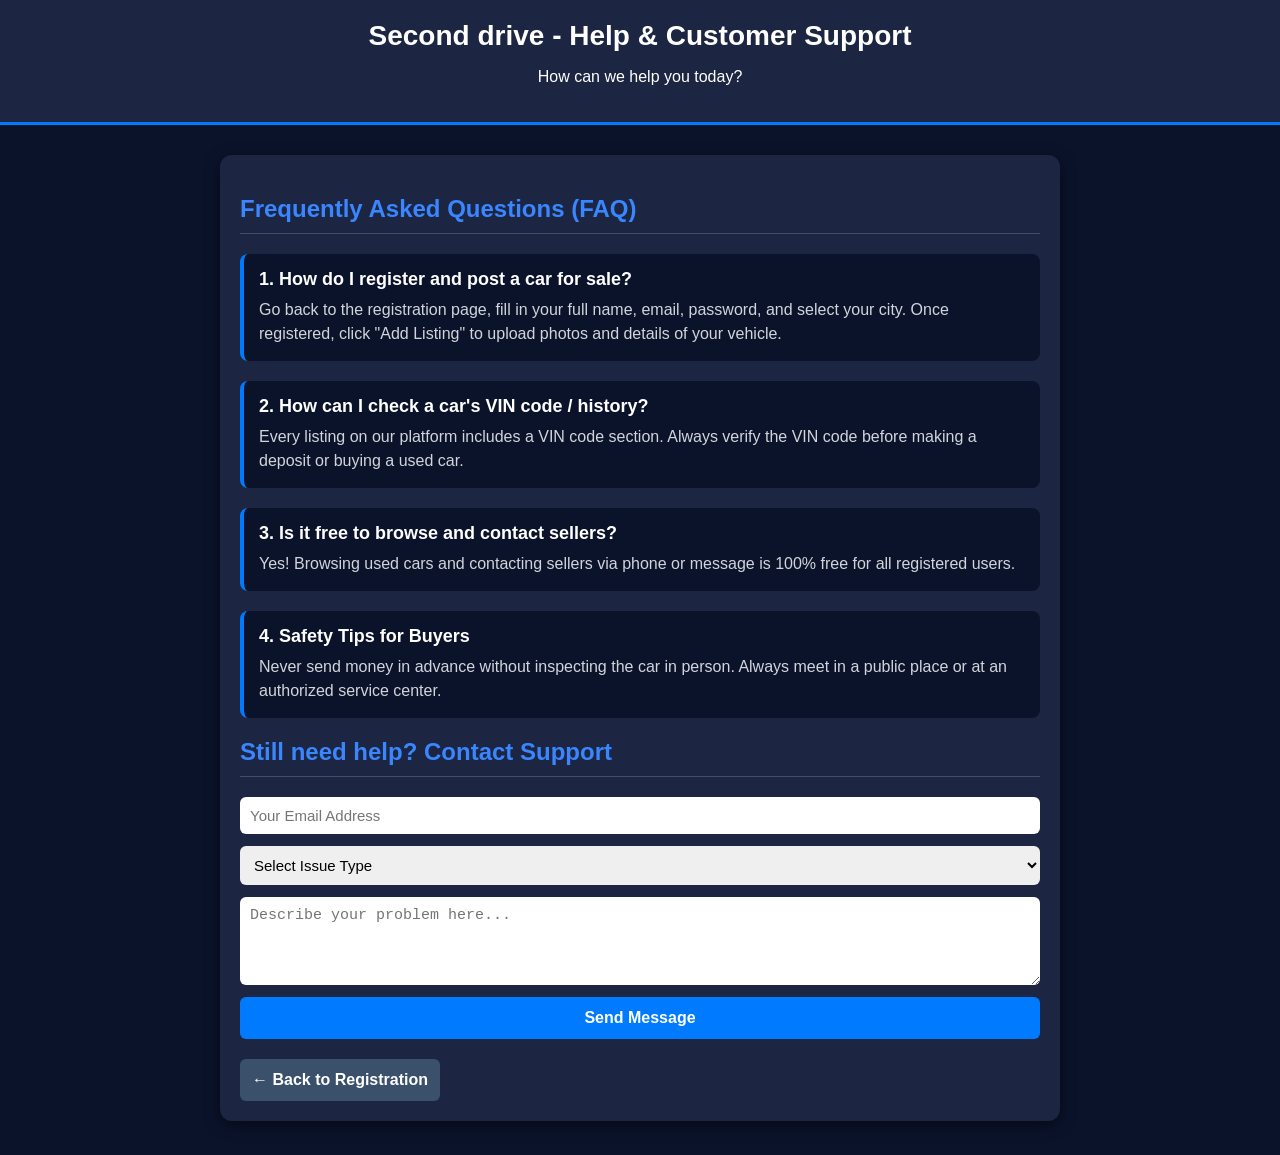
<file: help.html>
<!DOCTYPE html>
<html lang="en">
<head>
    <meta charset="UTF-8">
    <meta name="viewport" content="width=device-width, initial-scale=1.0">
    <title>Help & Support - AutoMarket</title>
    <style>
        body {
            font-family: 'Segoe UI', Tahoma, Geneva, Verdana, sans-serif;
            background-color: #0b132b; 
            color: #ffffff;
            margin: 0;
            padding: 0;
        }
        .header {
            background-color: #1c2541;
            padding: 20px;
            text-align: center;
            border-bottom: 3px solid #007bff;
        }
        .header h1 {
            margin: 0;
            font-size: 28px;
        }
        .container {
            max-width: 800px;
            margin: 30px auto;
            padding: 20px;
            background-color: #1c2541;
            border-radius: 12px;
            box-shadow: 0 4px 15px rgba(0, 0, 0, 0.5);
        }
        h2 {
            color: #3a86ff;
            border-bottom: 1px solid #3a506b;
            padding-bottom: 10px;
        }
        .faq-item {
            margin-bottom: 20px;
            background-color: #0b132b;
            padding: 15px;
            border-radius: 8px;
            border-left: 4px solid #007bff;
        }
        .faq-item h3 {
            margin: 0 0 8px 0;
            font-size: 18px;
            color: #ffffff;
        }
        .faq-item p {
            margin: 0;
            color: #d1d5db;
            line-height: 1.5;
        }
        .contact-form {
            display: flex;
            flex-direction: column;
            gap: 12px;
            margin-top: 15px;
        }
        .contact-form input, .contact-form textarea, .contact-form select {
            padding: 10px;
            border-radius: 6px;
            border: none;
            font-size: 15px;
        }
        .btn {
            background-color: #007bff;
            color: white;
            padding: 12px;
            border: none;
            border-radius: 6px;
            font-size: 16px;
            cursor: pointer;
            font-weight: bold;
            text-align: center;
            text-decoration: none;
            display: inline-block;
        }
        .btn:hover {
            background-color: #0056b3;
        }
        .back-btn {
            background-color: #3a506b;
            margin-top: 20px;
        }
        .back-btn:hover {
            background-color:#2f22a3;
            color: #ffffff;
        }
    </style>
</head>
<body>

    <div class="header">
        <h1>Second drive - Help & Customer Support</h1>
        <p>How can we help you today?</p>
    </div>

    <div class="container">
        <h2>Frequently Asked Questions (FAQ)</h2>

        <div class="faq-item">
            <h3>1. How do I register and post a car for sale?</h3>
            <p>Go back to the registration page, fill in your full name, email, password, and select your city. Once registered, click "Add Listing" to upload photos and details of your vehicle.</p>
        </div>

        <div class="faq-item">
            <h3>2. How can I check a car's VIN code / history?</h3>
            <p>Every listing on our platform includes a VIN code section. Always verify the VIN code before making a deposit or buying a used car.</p>
        </div>

        <div class="faq-item">
            <h3>3. Is it free to browse and contact sellers?</h3>
            <p>Yes! Browsing used cars and contacting sellers via phone or message is 100% free for all registered users.</p>
        </div>

        <div class="faq-item">
            <h3>4. Safety Tips for Buyers</h3>
            <p>Never send money in advance without inspecting the car in person. Always meet in a public place or at an authorized service center.</p>
        </div>

        <h2>Still need help? Contact Support</h2>
        <form class="contact-form" onsubmit="alert('Your message has been sent to our support team!'); return false;">
            <input type="email" placeholder="Your Email Address" required>
            <select required>
                <option value="">Select Issue Type</option>
                <option value="registration">Registration / Login Problem</option>
                <option value="listing">Car Listing Issue</option>
                <option value="scam">Report a Suspicious Seller</option>
                <option value="other">Other</option>
            </select>
            <textarea rows="4" placeholder="Describe your problem here..." required></textarea>
            <button type="submit" class="btn">Send Message</button>
        </form>

        <a href="html2.html" class="btn back-btn">← Back to Registration</a>
    </div>

</body>
</html>
</file>
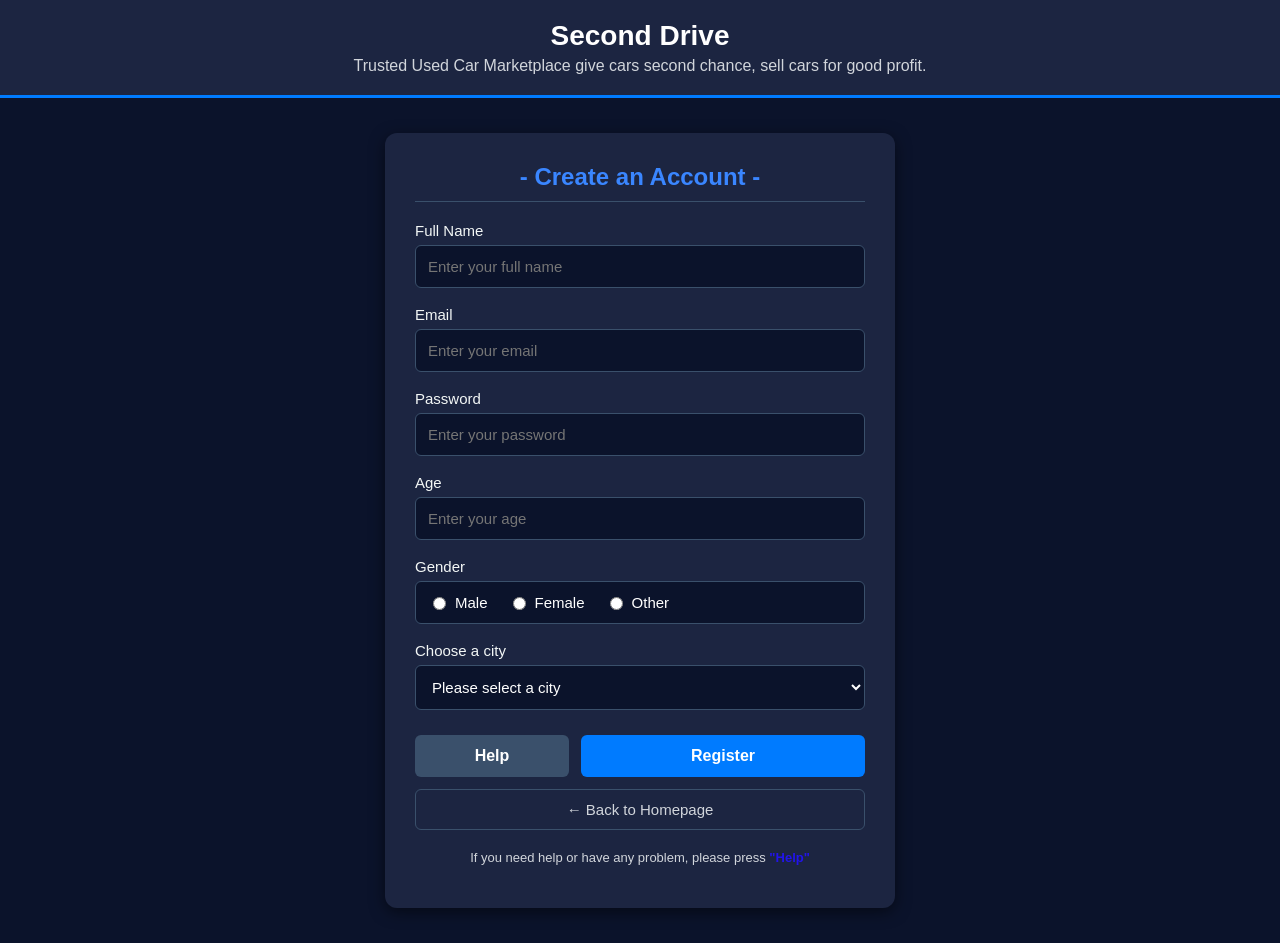
<file: html2.html>
<!DOCTYPE html>
<html lang="en">
<head>
    <meta charset="UTF-8">
    <meta name="viewport" content="width=device-width, initial-scale=1.0">
    <title>Register - Second Drive</title>
    <style>
        body {
            font-family: 'Segoe UI', Tahoma, Geneva, Verdana, sans-serif;
            background-color: #0b132b;
            color: #ffffff;
            margin: 0;
            padding: 0;
            display: flex;
            flex-direction: column;
            min-height: 100vh;
        }
        .header {
            background-color: #1c2541;
            padding: 20px;
            text-align: center;
            border-bottom: 3px solid #007bff;
        }
        .header h1 {
            margin: 0;
            font-size: 28px;
        }
        .header p {
            margin: 5px 0 0 0;
            color: #d1d5db;
        }
        .container {
            max-width: 450px;
            width: 90%;
            margin: 35px auto;
            padding: 30px;
            background-color: #1c2541;
            border-radius: 12px;
            box-shadow: 0 4px 15px rgba(0, 0, 0, 0.5);
        }
        h2 {
            color: #3a86ff;
            border-bottom: 1px solid #3a506b;
            padding-bottom: 10px;
            margin-top: 0;
            text-align: center;
        }
        .form-group {
            margin-bottom: 18px;
        }
        .form-group label {
            display: block;
            margin-bottom: 6px;
            color: #f3f7f6;
            font-weight: 500;
            font-size: 15px;
        }
        .form-group input[type="text"],
        .form-group input[type="email"],
        .form-group input[type="password"],
        .form-group input[type="number"],
        .form-group select {
            width: 100%;
            padding: 12px;
            border-radius: 6px;
            border: 1px solid #3a506b;
            background-color: #0b132b;
            color: #ffffff;
            font-size: 15px;
            box-sizing: border-box;
        }
        .form-group input:focus,
        .form-group select:focus {
            outline: none;
            border-color: #007bff;
        }
        .radio-group {
            display: flex;
            gap: 20px;
            background-color: #0b132b;
            padding: 12px;
            border-radius: 6px;
            border: 1px solid #3a506b;
        }
        .radio-group label {
            color: #ffffff;
            margin: 0;
            cursor: pointer;
            display: flex;
            align-items: center;
            gap: 6px;
        }
        .actions {
            display: flex;
            align-items: center;
            justify-content: space-between;
            margin-top: 25px;
            gap: 12px;
        }
        .btn-register {
            flex: 2;
            background-color: #007bff;
            color: white;
            padding: 12px;
            border: none;
            border-radius: 6px;
            font-size: 16px;
            cursor: pointer;
            font-weight: bold;
            transition: background 0.3s;
        }
        .btn-register:hover {
            background-color: #0056b3;
        }
        .btn-help {
            flex: 1;
            background-color: #3a506b;
            color: #ffffff;
            padding: 12px;
            border-radius: 6px;
            font-size: 16px;
            text-align: center;
            text-decoration: none;
            font-weight: bold;
            transition: all 0.3s;
        }
        .btn-help:hover {
            background-color: #2b3a3a;
            color: #ffffff;
        }
        .btn-home {
            display: block;
            width: 100%;
            box-sizing: border-box;
            margin-top: 12px;
            background-color: transparent;
            color: #d1d5db;
            border: 1px solid #3a506b;
            padding: 11px;
            border-radius: 6px;
            font-size: 15px;
            text-align: center;
            text-decoration: none;
            font-weight: 500;
            transition: all 0.3s;
        }
        .btn-home:hover {
            background-color: #0b132b;
            color: #ffffff;
            border-color: #ffffff;
        }
        .help-note {
            text-align: center;
            margin-top: 20px;
            font-size: 13px;
            color: #d1d5db;
        }
        .help-note a {
            color: #2214e9;
            text-decoration: none;
            font-weight: bold;
        }
        .help-note a:hover {
            text-decoration: underline;
        }
    </style>
</head>
<body>

    <div class="header">
        <h1> Second Drive</h1>
        <p>Trusted Used Car Marketplace give cars second chance, sell cars for good profit.</p>
    </div>

    <div class="container">
        <h2>- Create an Account -</h2>
        
     <form action="html3.html">
            <div class="form-group">
                <label for="fullname">Full Name</label>
                <input type="text" id="fullname" placeholder="Enter your full name" required>
            </div>

            <div class="form-group">
                <label for="email">Email</label>
                <input type="email" id="email" placeholder="Enter your email" required>
            </div>

            <div class="form-group">
                <label for="password">Password</label>
                <input type="password" id="password" placeholder="Enter your password" required>
            </div>

            <div class="form-group">
                <label for="age">Age</label>
                <input type="number" id="age" placeholder="Enter your age" min="18" max="100" required>
            </div>

            <div class="form-group">
                <label>Gender</label>
                <div class="radio-group">
                    <label><input type="radio" name="gender" value="male" required> Male</label>
                    <label><input type="radio" name="gender" value="female"> Female</label>
                    <label><input type="radio" name="gender" value="other"> Other</label>
                </div>
            </div>

            <div class="form-group">
                <label for="city">Choose a city</label>
                <select id="city" required>
                    <option value="">Please select a city</option>
                    <option value="tbilisi">Tbilisi</option>
                    <option value="batumi">Batumi</option>
                    <option value="kutaisi">Kutaisi</option>
                    <option value="rustavi">Rustavi</option>
                    <option value="gori">Gori</option>
                </select>
            </div>

            <div class="actions">
                <a href="help.html" class="btn-help">Help</a>

             <button type="submit" class="btn-register">Register</button>
            </div>

            <a href="index.html" class="btn-home">← Back to Homepage</a>

            <p class="help-note">
                If you need help or have any problem, please press <a href="help.html">"Help"</a>
            </p>
        </form>
    </div>

</body>
</html>
</file>
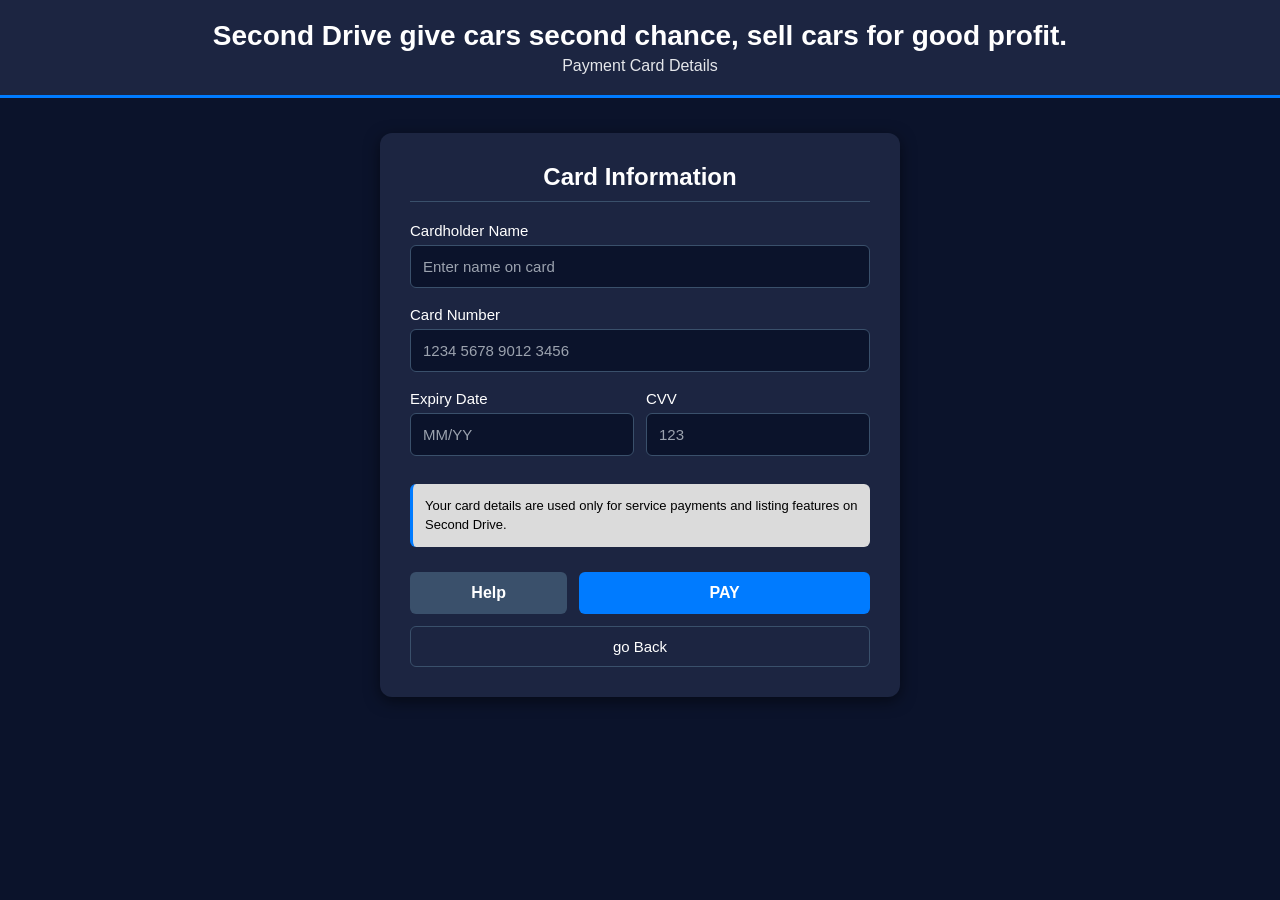
<file: html3.html>
<!DOCTYPE html>
<html lang="en">
<head>
    <meta charset="UTF-8">
    <meta name="viewport" content="width=device-width, initial-scale=1.0">
    <title>Card Information - Second Drive give cars second chance, sell cars for good profit.</title>
    <style>
        body {
            font-family: 'Segoe UI', Tahoma, Geneva, Verdana, sans-serif;
            background-color: #0b132b;
            color: #ffffff;
            margin: 0;
            padding: 0;
            display: flex;
            flex-direction: column;
            min-height: 100vh;
        }
        .header {
            background-color: #1c2541;
            padding: 20px;
            text-align: center;
            border-bottom: 3px solid #007bff;
        }
        .header h1 {
            margin: 0;
            font-size: 28px;
            color: #ffffff;
        }
        .header p {
            margin: 5px 0 0 0;
            color: #e5e7eb;
        }
        .container {
            max-width: 460px;
            width: 90%;
            margin: 35px auto;
            padding: 30px;
            background-color: #1c2541;
            border-radius: 12px;
            box-shadow: 0 4px 15px rgba(0, 0, 0, 0.5);
        }
        h2 {
            color: #ffffff;
            border-bottom: 1px solid #3a506b;
            padding-bottom: 10px;
            margin-top: 0;
            text-align: center;
        }
        .form-group {
            margin-bottom: 18px;
        }
        .form-group label {
            display: block;
            margin-bottom: 6px;
            color: #ffffff;
            font-weight: 500;
            font-size: 15px;
        }
        .form-group input[type="text"],
        .form-group input[type="password"] {
            width: 100%;
            padding: 12px;
            border-radius: 6px;
            border: 1px solid #3a506b;
            background-color: #0b132b;
            color: #ffffff;
            font-size: 15px;
            box-sizing: border-box;
        }
        .form-group input::placeholder {
            color: #9ca3af;
        }
        .form-group input:focus {
            outline: none;
            border-color: #007bff;
        }
        .row-2 {
            display: flex;
            gap: 12px;
        }
        .row-2 .form-group {
            flex: 1;
        }
        .info-note {
            background-color: #dbdbdb;
            border-left: 3px solid #007bff;
            padding: 12px;
            border-radius: 6px;
            font-size: 13px;
            color: #000000;
            line-height: 1.5;
            margin-top: 10px;
        }
        
        .actions {
            display: flex;
            align-items: center;
            justify-content: space-between;
            margin-top: 25px;
            gap: 12px;
        }
        .btn-save {
            flex: 2;
            background-color: #007bff;
            color: #ffffff;
            padding: 12px;
            border: none;
            border-radius: 6px;
            font-size: 16px;
            cursor: pointer;
            font-weight: bold;
            transition: background 0.3s;
        }
        .btn-save:hover {
            background-color: #0056b3;
        }
        .btn-help {
            flex: 1;
            background-color: #3a506b;
            color: #ffffff;
            padding: 12px;
            border-radius: 6px;
            font-size: 16px;
            text-align: center;
            text-decoration: none;
            font-weight: bold;
            transition: all 0.3s;
        }
        .btn-help:hover {
            background-color: #4b6584;
        }
        .btn-home {
            display: block;
            width: 100%;
            box-sizing: border-box;
            margin-top: 12px;
            background-color: transparent;
            color: #ffffff;
            border: 1px solid #3a506b;
            padding: 11px;
            border-radius: 6px;
            font-size: 15px;
            text-align: center;
            text-decoration: none;
            font-weight: 500;
            transition: all 0.3s;
        }
        .btn-home:hover {
            background-color: #0b132b;
            border-color: #007bff;
        }
    </style>
</head>
<body>

    <div class="header">
        <h1>Second Drive give cars second chance, sell cars for good profit.</h1>
        <p>Payment Card Details</p>
    </div>

    <div class="container">
        <h2>Card Information</h2>

        <form action="home.html">
            <div class="form-group">
                <label for="cardholder">Cardholder Name</label>
                <input type="text" id="cardholder" placeholder="Enter name on card" required>
            </div>

            <div class="form-group">
                <label for="cardnumber">Card Number</label>
                <input type="text" id="cardnumber" placeholder="1234 5678 9012 3456" minlenght="19" maxlength="19" required>
            </div>

            <div class="row-2">
                <div class="form-group">
                    <label for="expiry">Expiry Date</label>
                    <input type="text" id="expiry" placeholder="MM/YY" maxlength="5" required>
                </div>

                <div class="form-group">
                    <label for="cvv">CVV</label>
                    <input type="password" id="cvv" placeholder="123" maxlength="3" required>
                </div>
            </div>

            <div class="info-note">
                Your card details are used only for service payments and listing features on Second Drive.
            </div>

            <div class="actions">
                <a href="help.html" class="btn-help">Help</a>
                <button type="submit" class="btn-save">PAY</button>
            </div>

            <a href="html2.html" class="btn-home">go Back </a>
        </form>
    </div>

</body>
</html>
</file>
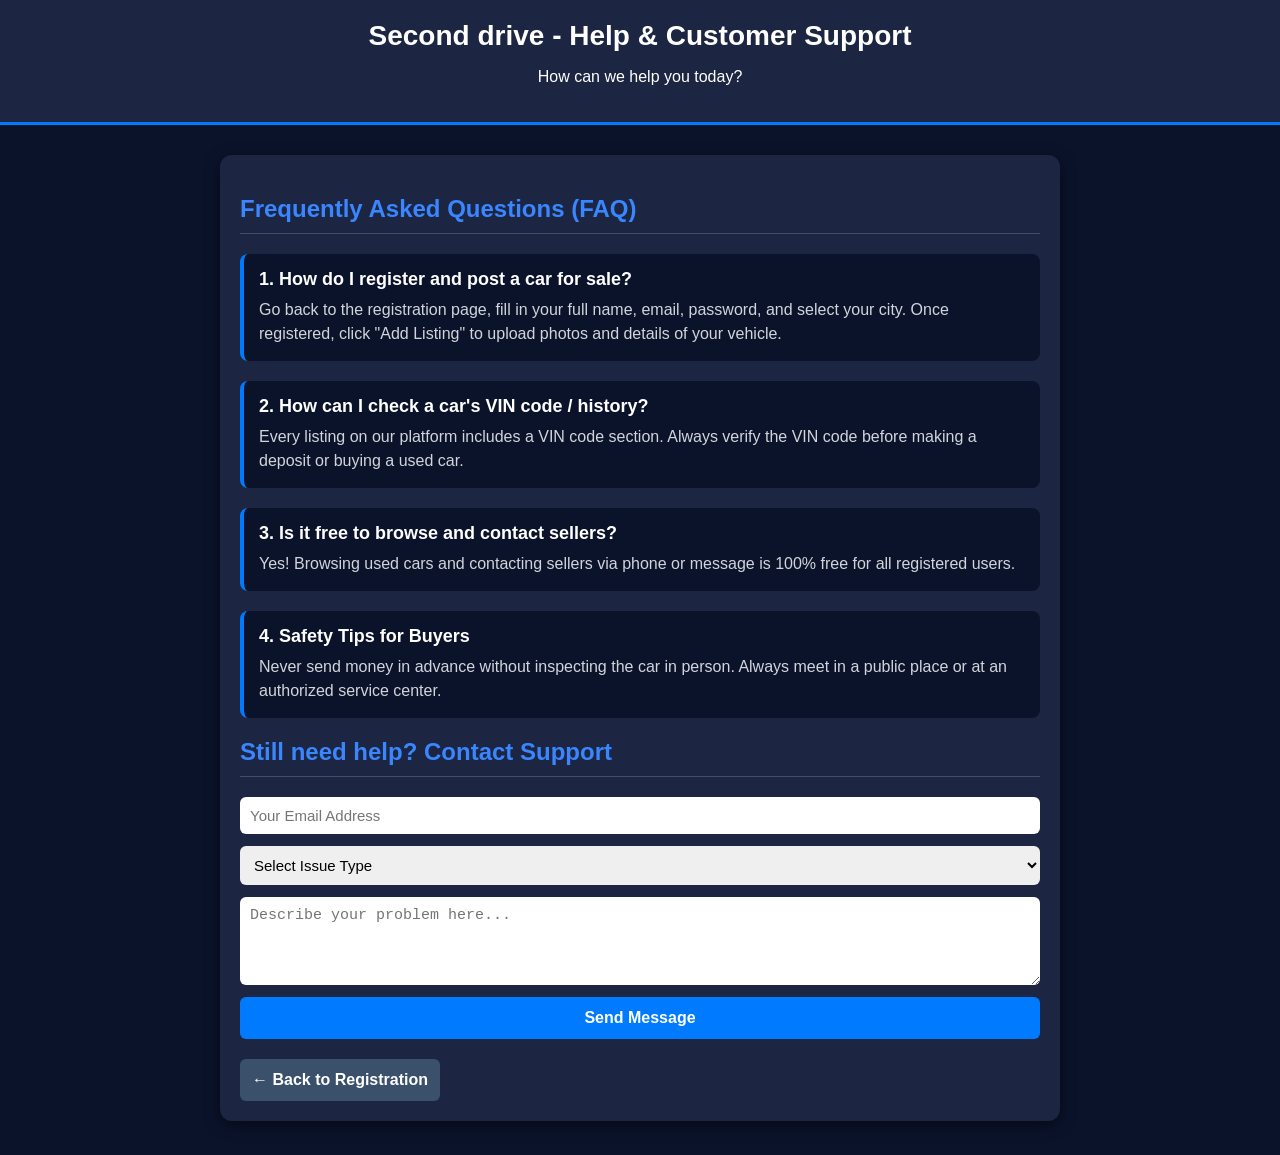
<file: html4.html>
<!DOCTYPE html>
<html lang="en">
<head>
    <meta charset="UTF-8">
    <meta name="viewport" content="width=device-width, initial-scale=1.0">
    <title>Help & Support - AutoMarket</title>
    <style>
        body {
            font-family: 'Segoe UI', Tahoma, Geneva, Verdana, sans-serif;
            background-color: #0b132b; 
            color: #ffffff;
            margin: 0;
            padding: 0;
        }
        .header {
            background-color: #1c2541;
            padding: 20px;
            text-align: center;
            border-bottom: 3px solid #007bff;
        }
        .header h1 {
            margin: 0;
            font-size: 28px;
        }
        .container {
            max-width: 800px;
            margin: 30px auto;
            padding: 20px;
            background-color: #1c2541;
            border-radius: 12px;
            box-shadow: 0 4px 15px rgba(0, 0, 0, 0.5);
        }
        h2 {
            color: #3a86ff;
            border-bottom: 1px solid #3a506b;
            padding-bottom: 10px;
        }
        .faq-item {
            margin-bottom: 20px;
            background-color: #0b132b;
            padding: 15px;
            border-radius: 8px;
            border-left: 4px solid #007bff;
        }
        .faq-item h3 {
            margin: 0 0 8px 0;
            font-size: 18px;
            color: #ffffff;
        }
        .faq-item p {
            margin: 0;
            color: #d1d5db;
            line-height: 1.5;
        }
        .contact-form {
            display: flex;
            flex-direction: column;
            gap: 12px;
            margin-top: 15px;
        }
        .contact-form input, .contact-form textarea, .contact-form select {
            padding: 10px;
            border-radius: 6px;
            border: none;
            font-size: 15px;
        }
        .btn {
            background-color: #007bff;
            color: white;
            padding: 12px;
            border: none;
            border-radius: 6px;
            font-size: 16px;
            cursor: pointer;
            font-weight: bold;
            text-align: center;
            text-decoration: none;
            display: inline-block;
        }
        .btn:hover {
            background-color: #0056b3;
        }
        .back-btn {
            background-color: #3a506b;
            margin-top: 20px;
        }
        .back-btn:hover {
            background-color:#2f22a3;
            color: #ffffff;
        }
    </style>
</head>
<body>

    <div class="header">
        <h1>Second drive - Help & Customer Support</h1>
        <p>How can we help you today?</p>
    </div>

    <div class="container">
        <h2>Frequently Asked Questions (FAQ)</h2>

        <div class="faq-item">
            <h3>1. How do I register and post a car for sale?</h3>
            <p>Go back to the registration page, fill in your full name, email, password, and select your city. Once registered, click "Add Listing" to upload photos and details of your vehicle.</p>
        </div>

        <div class="faq-item">
            <h3>2. How can I check a car's VIN code / history?</h3>
            <p>Every listing on our platform includes a VIN code section. Always verify the VIN code before making a deposit or buying a used car.</p>
        </div>

        <div class="faq-item">
            <h3>3. Is it free to browse and contact sellers?</h3>
            <p>Yes! Browsing used cars and contacting sellers via phone or message is 100% free for all registered users.</p>
        </div>

        <div class="faq-item">
            <h3>4. Safety Tips for Buyers</h3>
            <p>Never send money in advance without inspecting the car in person. Always meet in a public place or at an authorized service center.</p>
        </div>

        <h2>Still need help? Contact Support</h2>
        <form class="contact-form" onsubmit="alert('Your message has been sent to our support team!'); return false;">
            <input type="email" placeholder="Your Email Address" required>
            <select required>
                <option value="">Select Issue Type</option>
                <option value="registration">Registration / Login Problem</option>
                <option value="listing">Car Listing Issue</option>
                <option value="scam">Report a Suspicious Seller</option>
                <option value="other">Other</option>
            </select>
            <textarea rows="4" placeholder="Describe your problem here..." required></textarea>
            <button type="submit" class="btn">Send Message</button>
        </form>

        <a href="html3.html" class="btn back-btn">← Back to Registration</a>
    </div>

</body>
</html>
</file>
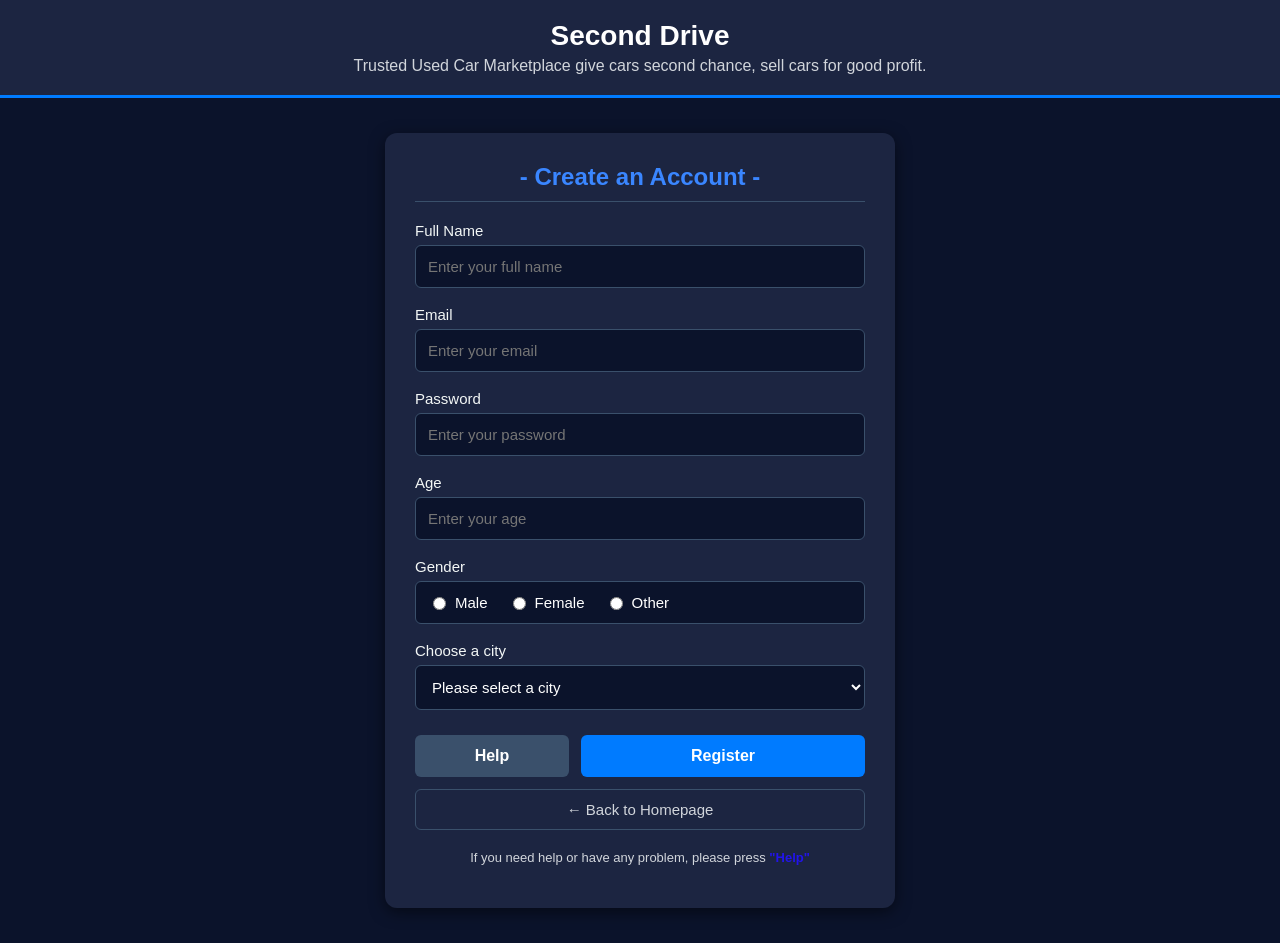
<file: html7.html>
<!DOCTYPE html>
<html lang="en">
<head>
    <meta charset="UTF-8">
    <meta name="viewport" content="width=device-width, initial-scale=1.0">
    <title>Register - Second Drive</title>
    <style>
        body {
            font-family: 'Segoe UI', Tahoma, Geneva, Verdana, sans-serif;
            background-color: #0b132b;
            color: #ffffff;
            margin: 0;
            padding: 0;
            display: flex;
            flex-direction: column;
            min-height: 100vh;
        }
        .header {
            background-color: #1c2541;
            padding: 20px;
            text-align: center;
            border-bottom: 3px solid #007bff;
        }
        .header h1 {
            margin: 0;
            font-size: 28px;
        }
        .header p {
            margin: 5px 0 0 0;
            color: #d1d5db;
        }
        .container {
            max-width: 450px;
            width: 90%;
            margin: 35px auto;
            padding: 30px;
            background-color: #1c2541;
            border-radius: 12px;
            box-shadow: 0 4px 15px rgba(0, 0, 0, 0.5);
        }
        h2 {
            color: #3a86ff;
            border-bottom: 1px solid #3a506b;
            padding-bottom: 10px;
            margin-top: 0;
            text-align: center;
        }
        .form-group {
            margin-bottom: 18px;
        }
        .form-group label {
            display: block;
            margin-bottom: 6px;
            color: #f3f7f6;
            font-weight: 500;
            font-size: 15px;
        }
        .form-group input[type="text"],
        .form-group input[type="email"],
        .form-group input[type="password"],
        .form-group input[type="number"],
        .form-group select {
            width: 100%;
            padding: 12px;
            border-radius: 6px;
            border: 1px solid #3a506b;
            background-color: #0b132b;
            color: #ffffff;
            font-size: 15px;
            box-sizing: border-box;
        }
        .form-group input:focus,
        .form-group select:focus {
            outline: none;
            border-color: #007bff;
        }
        .radio-group {
            display: flex;
            gap: 20px;
            background-color: #0b132b;
            padding: 12px;
            border-radius: 6px;
            border: 1px solid #3a506b;
        }
        .radio-group label {
            color: #ffffff;
            margin: 0;
            cursor: pointer;
            display: flex;
            align-items: center;
            gap: 6px;
        }
        .actions {
            display: flex;
            align-items: center;
            justify-content: space-between;
            margin-top: 25px;
            gap: 12px;
        }
        .btn-register {
            flex: 2;
            background-color: #007bff;
            color: white;
            padding: 12px;
            border: none;
            border-radius: 6px;
            font-size: 16px;
            cursor: pointer;
            font-weight: bold;
            transition: background 0.3s;
        }
        .btn-register:hover {
            background-color: #0056b3;
        }
        .btn-help {
            flex: 1;
            background-color: #3a506b;
            color: #ffffff;
            padding: 12px;
            border-radius: 6px;
            font-size: 16px;
            text-align: center;
            text-decoration: none;
            font-weight: bold;
            transition: all 0.3s;
        }
        .btn-help:hover {
            background-color: #2b3a3a;
            color: #ffffff;
        }
        .btn-home {
            display: block;
            width: 100%;
            box-sizing: border-box;
            margin-top: 12px;
            background-color: transparent;
            color: #d1d5db;
            border: 1px solid #3a506b;
            padding: 11px;
            border-radius: 6px;
            font-size: 15px;
            text-align: center;
            text-decoration: none;
            font-weight: 500;
            transition: all 0.3s;
        }
        .btn-home:hover {
            background-color: #0b132b;
            color: #ffffff;
            border-color: #ffffff;
        }
        .help-note {
            text-align: center;
            margin-top: 20px;
            font-size: 13px;
            color: #d1d5db;
        }
        .help-note a {
            color: #2214e9;
            text-decoration: none;
            font-weight: bold;
        }
        .help-note a:hover {
            text-decoration: underline;
        }
    </style>
</head>
<body>

    <div class="header">
        <h1> Second Drive</h1>
        <p>Trusted Used Car Marketplace give cars second chance, sell cars for good profit.</p>
    </div>

    <div class="container">
        <h2>- Create an Account -</h2>
        
     <form action="home.html">
            <div class="form-group">
                <label for="fullname">Full Name</label>
                <input type="text" id="fullname" placeholder="Enter your full name" required>
            </div>

            <div class="form-group">
                <label for="email">Email</label>
                <input type="email" id="email" placeholder="Enter your email" required>
            </div>

            <div class="form-group">
                <label for="password">Password</label>
                <input type="password" id="password" placeholder="Enter your password" required>
            </div>

            <div class="form-group">
                <label for="age">Age</label>
                <input type="number" id="age" placeholder="Enter your age" min="18" max="100" required>
            </div>

            <div class="form-group">
                <label>Gender</label>
                <div class="radio-group">
                    <label><input type="radio" name="gender" value="male" required> Male</label>
                    <label><input type="radio" name="gender" value="female"> Female</label>
                    <label><input type="radio" name="gender" value="other"> Other</label>
                </div>
            </div>

            <div class="form-group">
                <label for="city">Choose a city</label>
                <select id="city" required>
                    <option value="">Please select a city</option>
                    <option value="tbilisi">Tbilisi</option>
                    <option value="batumi">Batumi</option>
                    <option value="kutaisi">Kutaisi</option>
                    <option value="rustavi">Rustavi</option>
                    <option value="gori">Gori</option>
                </select>
            </div>

            <div class="actions">
                <a href="help.html" class="btn-help">Help</a>

             <button type="submit" class="btn-register">Register</button>
            </div>

            <a href="index.html" class="btn-home">← Back to Homepage</a>

            <p class="help-note">
                If you need help or have any problem, please press <a href="help.html">"Help"</a>
            </p>
        </form>
    </div>

</body>
</html>
</file>
